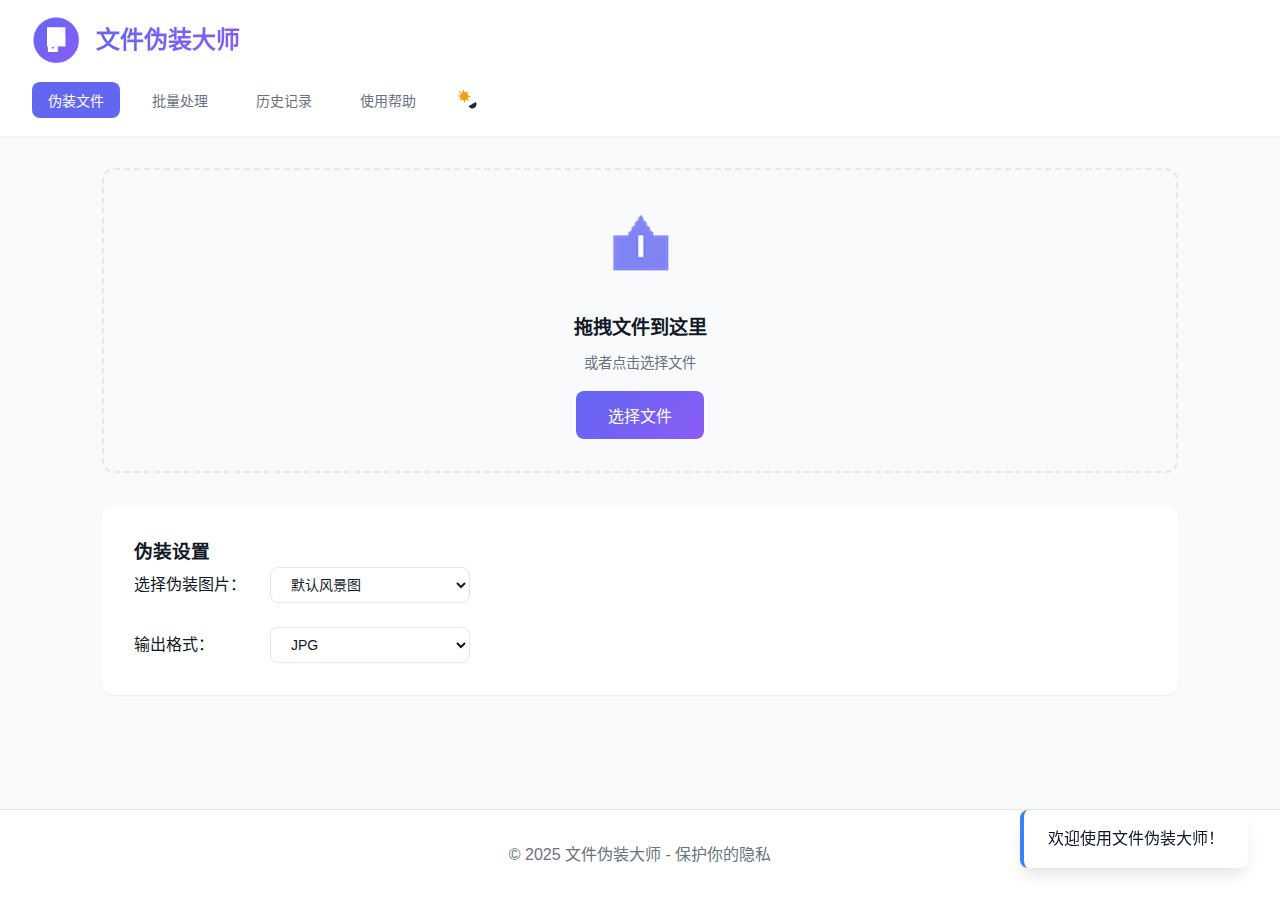
<file: index.html>
<!DOCTYPE html>
<html lang="zh-CN">
<head>
    <meta charset="UTF-8">
    <meta name="viewport" content="width=device-width, initial-scale=1.0">
    <title>文件伪装大师 - 安全隐藏你的文件</title>
    
    <!-- 样式文件 -->
    <link rel="stylesheet" href="css/main.css">
    <link rel="stylesheet" href="css/components.css">
    <link rel="stylesheet" href="css/animations.css">
    <link rel="stylesheet" href="css/responsive.css">
    <link rel="stylesheet" href="css/theme.css">
    <link rel="stylesheet" href="css/icons.css">
    
    <!-- 图标 -->
    <link rel="icon" href="images/favicon.ico" type="image/x-icon">
</head>
<body>
    <div class="app-container">
        <!-- 头部导航 -->
        <header class="main-header">
            <div class="logo-container">
                <img src="images/logo.png" alt="Logo" class="logo">
                <h1 class="site-title">文件伪装大师</h1>
            </div>
            <nav class="main-nav">
                <button class="nav-btn active" data-page="disguise">伪装文件</button>
                <button class="nav-btn" data-page="batch">批量处理</button>
                <button class="nav-btn" data-page="history">历史记录</button>
                <button class="nav-btn" data-page="help">使用帮助</button>
                <button class="theme-toggle" id="themeToggle">
                    <img src="images/theme-icon.png" alt="主题">
                </button>
            </nav>
        </header>

        <!-- 主要内容区域 -->
        <main class="main-content">
            <!-- 伪装页面 -->
            <section class="page-section active" id="disguisePage">
                <div class="upload-area" id="uploadArea">
                    <div class="upload-icon">
                        <img src="images/upload-icon.png" alt="上传">
                    </div>
                    <h2>拖拽文件到这里</h2>
                    <p>或者点击选择文件</p>
                    <input type="file" id="fileInput" multiple hidden>
                    <button class="select-file-btn" id="selectFileBtn">选择文件</button>
                </div>

                <div class="file-list" id="fileList" style="display: none;">
                    <h3>待处理文件</h3>
                    <div class="file-items" id="fileItems"></div>
                    <div class="action-buttons">
                        <button class="process-btn" id="processBtn">开始伪装</button>
                        <button class="clear-btn" id="clearBtn">清空列表</button>
                    </div>
                </div>

                <div class="settings-panel">
                    <h3>伪装设置</h3>
                    <div class="setting-item">
                        <label>选择伪装图片：</label>
                        <select id="disguiseImageSelect">
                            <option value="default">默认风景图</option>
                            <option value="nature">自然风光</option>
                            <option value="abstract">抽象艺术</option>
                            <option value="custom">自定义图片</option>
                        </select>
                        <input type="file" id="customImageInput" accept="image/*" style="display: none;">
                    </div>
                    <div class="setting-item">
                        <label>输出格式：</label>
                        <select id="outputFormat">
                            <option value="jpg">JPG</option>
                            <option value="png">PNG</option>
                            <option value="bmp">BMP</option>
                        </select>
                    </div>
                </div>
            </section>

            <!-- 批量处理页面 -->
            <section class="page-section" id="batchPage" style="display: none;">
                <div class="batch-container">
                    <h2>批量文件处理</h2>
                    <div class="batch-upload" id="batchUpload">
                        <img src="images/batch-icon.png" alt="批量上传">
                        <p>拖拽文件夹或多个文件到这里</p>
                        <button class="batch-select-btn" id="batchSelectBtn">选择文件夹</button>
                    </div>
                    <div class="batch-progress" id="batchProgress" style="display: none;">
                        <div class="progress-bar">
                            <div class="progress-fill" id="progressFill"></div>
                        </div>
                        <p class="progress-text" id="progressText">处理中...</p>
                    </div>
                </div>
            </section>

            <!-- 历史记录页面 -->
            <section class="page-section" id="historyPage" style="display: none;">
                <div class="history-container">
                    <h2>处理历史</h2>
                    <div class="history-controls">
                        <button class="clear-history-btn" id="clearHistoryBtn">清空历史</button>
                        <button class="export-history-btn" id="exportHistoryBtn">导出记录</button>
                    </div>
                    <div class="history-list" id="historyList"></div>
                </div>
            </section>

            <!-- 帮助页面 -->
            <section class="page-section" id="helpPage" style="display: none;">
                <div class="help-container">
                    <h2>使用指南</h2>
                    <div class="help-content">
                        <div class="help-item">
                            <img src="images/help-1.png" alt="步骤1">
                            <h3>1. 选择要伪装的文件</h3>
                            <p>支持所有格式的压缩包和视频文件</p>
                        </div>
                        <div class="help-item">
                            <img src="images/help-2.png" alt="步骤2">
                            <h3>2. 选择伪装图片</h3>
                            <p>可以使用预设图片或上传自定义图片</p>
                        </div>
                        <div class="help-item">
                            <img src="images/help-3.png" alt="步骤3">
                            <h3>3. 下载伪装后的文件</h3>
                            <p>将后缀名改回原格式即可正常使用</p>
                        </div>
                    </div>
                </div>
            </section>
        </main>

        <!-- 页脚 -->
        <footer class="main-footer">
            <p>&copy; 2025 文件伪装大师 - 保护你的隐私</p>
        </footer>
    </div>

    <!-- 提示框 -->
    <div class="toast" id="toast"></div>

    <!-- 加载动画 -->
    <div class="loading-overlay" id="loadingOverlay">
        <div class="loading-spinner"></div>
        <p class="loading-text">处理中...</p>
    </div>

    <!-- JavaScript文件 -->
    <script src="js/utils.js"></script>
    <script src="js/file-handler.js"></script>
    <script src="js/disguise-engine.js"></script>
    <script src="js/ui-controller.js"></script>
    <script src="js/batch-processor.js"></script>
    <script src="js/history-manager.js"></script>
    <script src="js/theme-controller.js"></script>
    <script src="js/drag-drop.js"></script>
    <script src="js/main.js"></script>
</body>
</html>
</file>
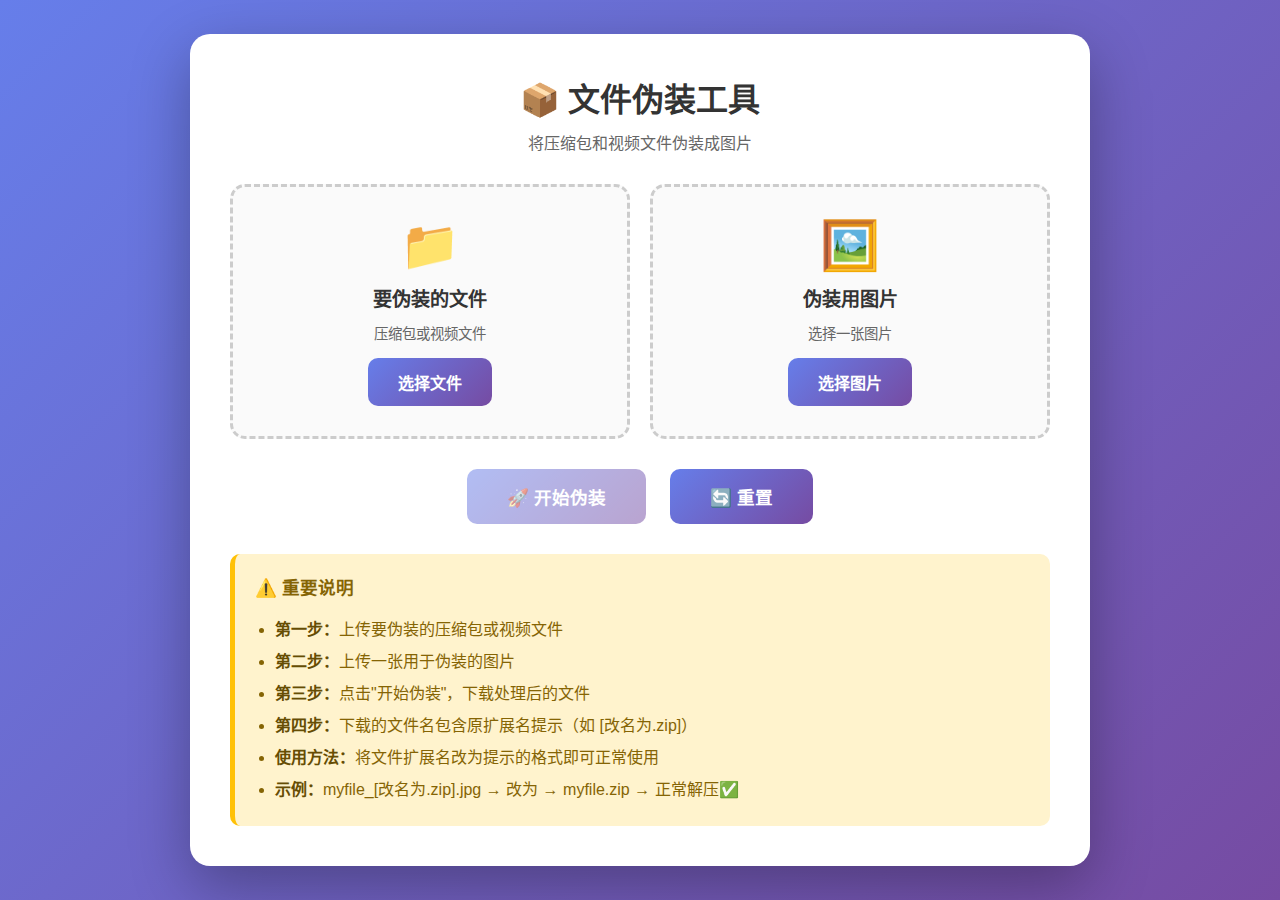
<file: standalone.html>
<!DOCTYPE html>
<html lang="zh-CN">
<head>
    <meta charset="UTF-8">
    <meta name="viewport" content="width=device-width, initial-scale=1.0">
    <title>文件伪装工具</title>
    <style>
        * {
            margin: 0;
            padding: 0;
            box-sizing: border-box;
        }
        
        body {
            font-family: -apple-system, BlinkMacSystemFont, 'Segoe UI', Roboto, sans-serif;
            background: linear-gradient(135deg, #667eea 0%, #764ba2 100%);
            min-height: 100vh;
            display: flex;
            align-items: center;
            justify-content: center;
            padding: 20px;
        }
        
        .container {
            background: white;
            border-radius: 20px;
            padding: 40px;
            max-width: 900px;
            width: 100%;
            box-shadow: 0 20px 60px rgba(0,0,0,0.3);
        }
        
        h1 {
            text-align: center;
            margin-bottom: 10px;
            color: #333;
            font-size: 2rem;
        }
        
        .subtitle {
            text-align: center;
            color: #666;
            margin-bottom: 30px;
        }
        
        .upload-grid {
            display: grid;
            grid-template-columns: 1fr 1fr;
            gap: 20px;
            margin-bottom: 30px;
        }
        
        .upload-box {
            border: 3px dashed #ccc;
            border-radius: 15px;
            padding: 30px 20px;
            text-align: center;
            cursor: pointer;
            transition: all 0.3s;
            background: #fafafa;
        }
        
        .upload-box:hover {
            border-color: #667eea;
            background: #f0f0ff;
            transform: translateY(-3px);
        }
        
        .upload-box.has-file {
            border-color: #10b981;
            background: #f0fdf4;
        }
        
        .icon {
            font-size: 3rem;
            margin-bottom: 10px;
        }
        
        .upload-box h3 {
            margin-bottom: 10px;
            font-size: 1.2rem;
            color: #333;
        }
        
        .upload-box p {
            color: #666;
            font-size: 0.9rem;
            margin-bottom: 15px;
        }
        
        button {
            background: linear-gradient(135deg, #667eea 0%, #764ba2 100%);
            color: white;
            border: none;
            padding: 12px 30px;
            border-radius: 10px;
            cursor: pointer;
            font-size: 1rem;
            font-weight: 600;
            transition: all 0.3s;
        }
        
        button:hover {
            transform: translateY(-2px);
            box-shadow: 0 5px 15px rgba(102, 126, 234, 0.4);
        }
        
        button:disabled {
            opacity: 0.5;
            cursor: not-allowed;
            transform: none;
        }
        
        .preview {
            margin-top: 15px;
            padding: 15px;
            background: white;
            border-radius: 10px;
            display: none;
            text-align: left;
        }
        
        .preview.show {
            display: block;
        }
        
        .preview img {
            max-width: 100%;
            max-height: 150px;
            border-radius: 8px;
            margin-bottom: 10px;
        }
        
        .preview-info {
            font-size: 0.9rem;
            color: #333;
        }
        
        .preview-name {
            font-weight: 600;
            margin-bottom: 5px;
            word-break: break-all;
        }
        
        .preview-size {
            color: #666;
        }
        
        .controls {
            text-align: center;
            margin-top: 20px;
        }
        
        .controls button {
            margin: 0 10px;
            padding: 15px 40px;
            font-size: 1.1rem;
        }
        
        .info-box {
            background: #fff3cd;
            border-left: 5px solid #ffc107;
            padding: 20px;
            margin-top: 30px;
            border-radius: 10px;
        }
        
        .info-box h4 {
            margin-bottom: 15px;
            color: #856404;
            font-size: 1.1rem;
        }
        
        .info-box ul {
            color: #856404;
            line-height: 2;
            margin-left: 20px;
        }
        
        .info-box strong {
            color: #664d03;
        }
        
        .loading {
            position: fixed;
            top: 0;
            left: 0;
            right: 0;
            bottom: 0;
            background: rgba(0,0,0,0.7);
            display: none;
            align-items: center;
            justify-content: center;
            z-index: 9999;
        }
        
        .loading.show {
            display: flex;
        }
        
        .loading-content {
            background: white;
            padding: 30px;
            border-radius: 15px;
            text-align: center;
        }
        
        .spinner {
            border: 4px solid #f3f3f3;
            border-top: 4px solid #667eea;
            border-radius: 50%;
            width: 50px;
            height: 50px;
            animation: spin 1s linear infinite;
            margin: 0 auto 15px;
        }
        
        @keyframes spin {
            0% { transform: rotate(0deg); }
            100% { transform: rotate(360deg); }
        }
        
        @media (max-width: 768px) {
            .upload-grid {
                grid-template-columns: 1fr;
            }
            
            .controls button {
                display: block;
                width: 100%;
                margin: 10px 0;
            }
        }
    </style>
</head>
<body>
    <div class="container">
        <h1>📦 文件伪装工具</h1>
        <p class="subtitle">将压缩包和视频文件伪装成图片</p>
        
        <div class="upload-grid">
            <div class="upload-box" id="targetBox">
                <div class="icon">📁</div>
                <h3>要伪装的文件</h3>
                <p>压缩包或视频文件</p>
                <button type="button" onclick="document.getElementById('targetFile').click()">选择文件</button>
                <input type="file" id="targetFile" hidden>
                <div class="preview" id="targetPreview"></div>
            </div>
            
            <div class="upload-box" id="coverBox">
                <div class="icon">🖼️</div>
                <h3>伪装用图片</h3>
                <p>选择一张图片</p>
                <button type="button" onclick="document.getElementById('coverFile').click()">选择图片</button>
                <input type="file" id="coverFile" accept="image/*" hidden>
                <div class="preview" id="coverPreview"></div>
            </div>
        </div>
        
        <div class="controls">
            <button id="processBtn" disabled onclick="startProcess()">🚀 开始伪装</button>
            <button onclick="resetAll()">🔄 重置</button>
        </div>
        
        <div class="info-box">
            <h4>⚠️ 重要说明</h4>
            <ul>
                <li><strong>第一步：</strong>上传要伪装的压缩包或视频文件</li>
                <li><strong>第二步：</strong>上传一张用于伪装的图片</li>
                <li><strong>第三步：</strong>点击"开始伪装"，下载处理后的文件</li>
                <li><strong>第四步：</strong>下载的文件名包含原扩展名提示（如 [改名为.zip]）</li>
                <li><strong>使用方法：</strong>将文件扩展名改为提示的格式即可正常使用</li>
                <li><strong>示例：</strong>myfile_[改名为.zip].jpg → 改为 → myfile.zip → 正常解压✅</li>
            </ul>
        </div>
    </div>
    
    <div class="loading" id="loading">
        <div class="loading-content">
            <div class="spinner"></div>
            <p>正在处理文件...</p>
        </div>
    </div>
    
    <script>
        let targetFile = null;
        let coverFile = null;
        
        // 目标文件选择
        document.getElementById('targetFile').addEventListener('change', function(e) {
            if (e.target.files.length > 0) {
                targetFile = e.target.files[0];
                document.getElementById('targetBox').classList.add('has-file');
                document.getElementById('targetPreview').innerHTML = 
                    `<div class="preview-info">
                        <div class="preview-name">📄 ${targetFile.name}</div>
                        <div class="preview-size">${formatSize(targetFile.size)}</div>
                    </div>`;
                document.getElementById('targetPreview').classList.add('show');
                updateButton();
            }
        });
        
        // 封面图片选择
        document.getElementById('coverFile').addEventListener('change', function(e) {
            if (e.target.files.length > 0) {
                coverFile = e.target.files[0];
                document.getElementById('coverBox').classList.add('has-file');
                
                const reader = new FileReader();
                reader.onload = function(event) {
                    document.getElementById('coverPreview').innerHTML = 
                        `<img src="${event.target.result}">
                        <div class="preview-info">
                            <div class="preview-name">🖼️ ${coverFile.name}</div>
                            <div class="preview-size">${formatSize(coverFile.size)}</div>
                        </div>`;
                    document.getElementById('coverPreview').classList.add('show');
                };
                reader.readAsDataURL(coverFile);
                updateButton();
            }
        });
        
        function updateButton() {
            document.getElementById('processBtn').disabled = !(targetFile && coverFile);
        }
        
        async function startProcess() {
            if (!targetFile || !coverFile) {
                alert('请选择两个文件！');
                return;
            }
            
            // 检查文件大小
            const totalSize = targetFile.size + coverFile.size;
            const fileSizeGB = (totalSize / (1024 * 1024 * 1024)).toFixed(2);
            const fileSizeMB = (totalSize / (1024 * 1024)).toFixed(2);
            
            if (totalSize > 2 * 1024 * 1024 * 1024) {
                alert(`⚠️ 文件太大 (${fileSizeGB} GB)\n\n由于浏览器内存限制，超过2GB的文件无法处理。\n\n建议：\n1. 使用较小的文件（<2GB）\n2. 分割大文件后分别处理`);
                return;
            }
            
            if (totalSize > 100 * 1024 * 1024) {
                const sizeText = fileSizeGB >= 1 ? `${fileSizeGB} GB` : `${fileSizeMB} MB`;
                if (!confirm(`文件总大小：${sizeText}\n\n处理大文件需要较长时间，是否继续？`)) {
                    return;
                }
            }
            
            document.getElementById('loading').classList.add('show');
            
            try {
                console.log(`处理文件: ${targetFile.name} (${fileSizeMB} MB)`);
                
                // 读取文件
                const targetData = await readFile(targetFile);
                const coverData = await readFile(coverFile);
                
                // 执行伪装
                const result = await disguiseFile(targetData, coverData, targetFile.name);
                
                // 下载
                downloadFile(result.blob, result.name);
                
                alert('✅ 处理完成！\n\n文件已下载！\n请按文件名中的提示改扩展名后使用。\n\n示例：\nmyfile_[改名为.zip].jpg → 改为 → myfile.zip');
                
                resetAll();
                
            } catch (error) {
                console.error('处理失败:', error);
                let errorMsg = '处理失败';
                if (error.name === 'QuotaExceededError') {
                    errorMsg = '文件太大，浏览器内存不足';
                } else if (error.message) {
                    errorMsg = '处理失败：' + error.message;
                }
                alert('❌ ' + errorMsg);
            } finally {
                document.getElementById('loading').classList.remove('show');
            }
        }
        
        async function disguiseFile(targetData, coverData, originalName) {
            const targetArray = new Uint8Array(targetData);
            const coverArray = new Uint8Array(coverData);
            
            // 创建伪装文件：原始文件在前，图片在后
            const totalSize = targetArray.length + coverArray.length;
            const disguisedArray = new Uint8Array(totalSize);
            
            // 1. 写入原始文件数据
            disguisedArray.set(targetArray, 0);
            
            // 2. 写入图片数据
            disguisedArray.set(coverArray, targetArray.length);
            
            // 生成文件名
            const ext = getFileExtension(originalName);
            const baseName = originalName.substring(0, originalName.lastIndexOf('.')) || originalName;
            const timestamp = Date.now().toString(36);
            const newName = `${baseName}_disguised_${timestamp}_[改名为.${ext}].jpg`;
            
            return {
                blob: new Blob([disguisedArray], { type: 'image/jpeg' }),
                name: newName
            };
        }
        
        function readFile(file) {
            return new Promise((resolve, reject) => {
                const reader = new FileReader();
                reader.onload = () => resolve(reader.result);
                reader.onerror = reject;
                reader.readAsArrayBuffer(file);
            });
        }
        
        function downloadFile(blob, filename) {
            const url = URL.createObjectURL(blob);
            const a = document.createElement('a');
            a.href = url;
            a.download = filename;
            a.click();
            URL.revokeObjectURL(url);
        }
        
        function getFileExtension(filename) {
            return filename.slice((filename.lastIndexOf('.') - 1 >>> 0) + 2).toLowerCase();
        }
        
        function formatSize(bytes) {
            if (bytes === 0) return '0 B';
            const k = 1024;
            const sizes = ['B', 'KB', 'MB', 'GB'];
            const i = Math.floor(Math.log(bytes) / Math.log(k));
            return parseFloat((bytes / Math.pow(k, i)).toFixed(2)) + ' ' + sizes[i];
        }
        
        function resetAll() {
            targetFile = null;
            coverFile = null;
            document.getElementById('targetFile').value = '';
            document.getElementById('coverFile').value = '';
            document.getElementById('targetBox').classList.remove('has-file');
            document.getElementById('coverBox').classList.remove('has-file');
            document.getElementById('targetPreview').classList.remove('show');
            document.getElementById('coverPreview').classList.remove('show');
            updateButton();
        }
        
        console.log('文件伪装工具已就绪！');
    </script>
</body>
</html>
</file>
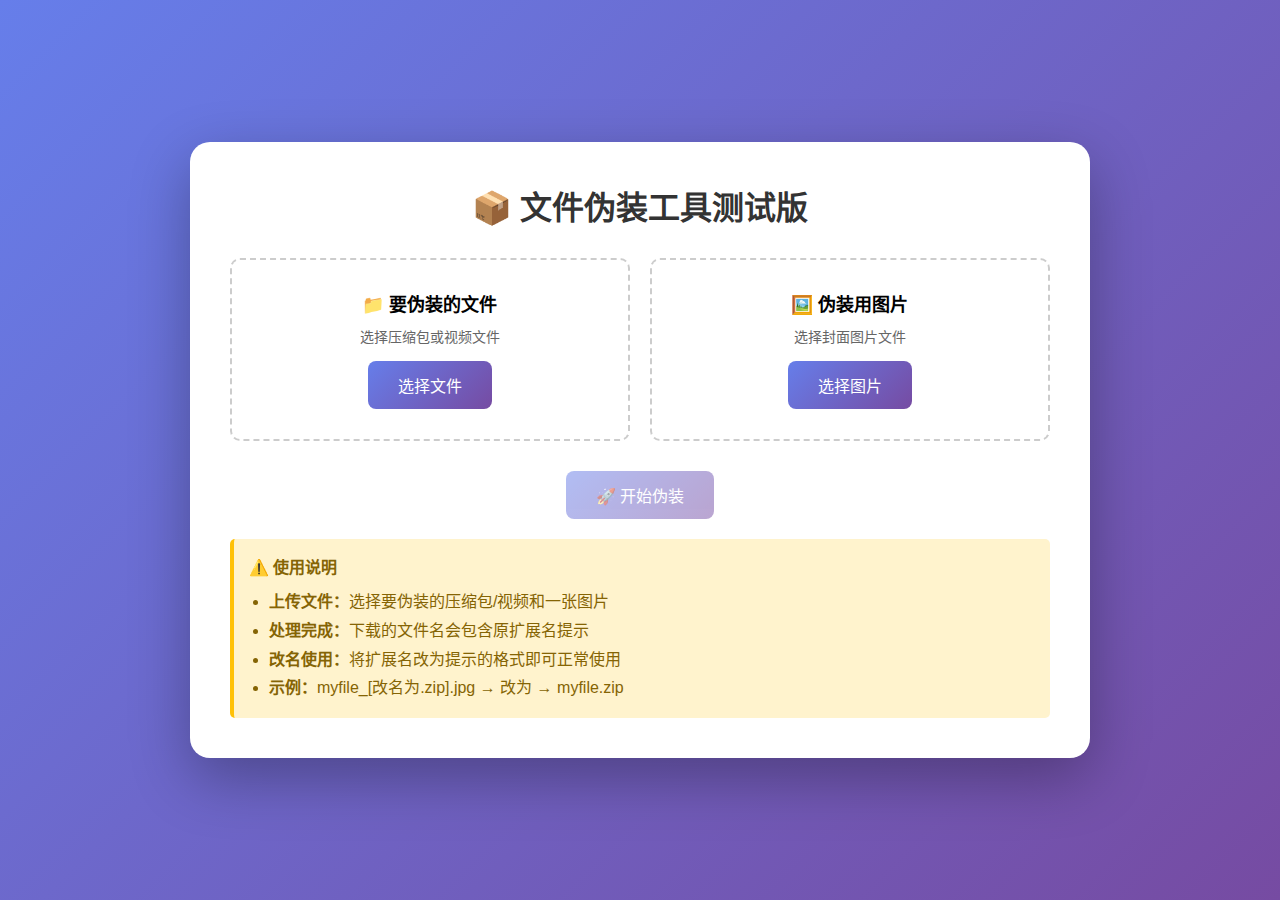
<file: test.html>
<!DOCTYPE html>
<html lang="zh-CN">
<head>
    <meta charset="UTF-8">
    <meta name="viewport" content="width=device-width, initial-scale=1.0">
    <title>文件伪装测试</title>
    <style>
        * {
            margin: 0;
            padding: 0;
            box-sizing: border-box;
        }
        
        body {
            font-family: -apple-system, BlinkMacSystemFont, 'Segoe UI', Roboto, sans-serif;
            background: linear-gradient(135deg, #667eea 0%, #764ba2 100%);
            min-height: 100vh;
            display: flex;
            align-items: center;
            justify-content: center;
            padding: 20px;
        }
        
        .container {
            background: white;
            border-radius: 20px;
            padding: 40px;
            max-width: 900px;
            width: 100%;
            box-shadow: 0 20px 60px rgba(0,0,0,0.3);
        }
        
        h1 {
            text-align: center;
            margin-bottom: 30px;
            color: #333;
        }
        
        .upload-grid {
            display: grid;
            grid-template-columns: 1fr 1fr;
            gap: 20px;
            margin-bottom: 30px;
        }
        
        .upload-box {
            border: 2px dashed #ccc;
            border-radius: 10px;
            padding: 30px 20px;
            text-align: center;
            cursor: pointer;
            transition: all 0.3s;
        }
        
        .upload-box:hover {
            border-color: #667eea;
            background: #f0f0ff;
        }
        
        .upload-box h3 {
            margin-bottom: 10px;
            font-size: 18px;
        }
        
        .upload-box p {
            color: #666;
            font-size: 14px;
            margin-bottom: 15px;
        }
        
        button {
            background: linear-gradient(135deg, #667eea 0%, #764ba2 100%);
            color: white;
            border: none;
            padding: 12px 30px;
            border-radius: 8px;
            cursor: pointer;
            font-size: 16px;
            transition: transform 0.2s;
        }
        
        button:hover {
            transform: translateY(-2px);
        }
        
        button:disabled {
            opacity: 0.5;
            cursor: not-allowed;
        }
        
        .preview {
            margin-top: 15px;
            padding: 10px;
            background: #f5f5f5;
            border-radius: 8px;
            display: none;
        }
        
        .preview.show {
            display: block;
        }
        
        .preview img {
            max-width: 100%;
            max-height: 150px;
            border-radius: 5px;
        }
        
        .controls {
            text-align: center;
            margin-top: 20px;
        }
        
        .info-box {
            background: #fff3cd;
            border-left: 4px solid #ffc107;
            padding: 15px;
            margin-top: 20px;
            border-radius: 5px;
        }
        
        .info-box h4 {
            margin-bottom: 10px;
            color: #856404;
        }
        
        .info-box ul {
            color: #856404;
            line-height: 1.8;
            margin-left: 20px;
        }
    </style>
</head>
<body>
    <div class="container">
        <h1>📦 文件伪装工具测试版</h1>
        
        <div class="upload-grid">
            <div class="upload-box" onclick="document.getElementById('targetFile').click()">
                <h3>📁 要伪装的文件</h3>
                <p>选择压缩包或视频文件</p>
                <button type="button">选择文件</button>
                <input type="file" id="targetFile" hidden>
                <div class="preview" id="targetPreview"></div>
            </div>
            
            <div class="upload-box" onclick="document.getElementById('coverImage').click()">
                <h3>🖼️ 伪装用图片</h3>
                <p>选择封面图片文件</p>
                <button type="button">选择图片</button>
                <input type="file" id="coverImage" accept="image/*" hidden>
                <div class="preview" id="imagePreview"></div>
            </div>
        </div>
        
        <div class="controls">
            <button id="processBtn" disabled onclick="processFiles()">🚀 开始伪装</button>
        </div>
        
        <div class="info-box">
            <h4>⚠️ 使用说明</h4>
            <ul>
                <li><strong>上传文件：</strong>选择要伪装的压缩包/视频和一张图片</li>
                <li><strong>处理完成：</strong>下载的文件名会包含原扩展名提示</li>
                <li><strong>改名使用：</strong>将扩展名改为提示的格式即可正常使用</li>
                <li><strong>示例：</strong>myfile_[改名为.zip].jpg → 改为 → myfile.zip</li>
            </ul>
        </div>
    </div>
    
    <script src="js/utils.js"></script>
    <script src="js/file-handler.js"></script>
    <script src="js/disguise-engine.js"></script>
    <script src="js/history-manager.js"></script>
    
    <script>
        let targetFile = null;
        let coverImage = null;
        
        document.getElementById('targetFile').addEventListener('change', function(e) {
            if (e.target.files.length > 0) {
                targetFile = e.target.files[0];
                document.getElementById('targetPreview').innerHTML = 
                    `<strong>${targetFile.name}</strong><br>${formatSize(targetFile.size)}`;
                document.getElementById('targetPreview').classList.add('show');
                updateButton();
            }
        });
        
        document.getElementById('coverImage').addEventListener('change', async function(e) {
            if (e.target.files.length > 0) {
                coverImage = e.target.files[0];
                const reader = new FileReader();
                reader.onload = function(event) {
                    document.getElementById('imagePreview').innerHTML = 
                        `<img src="${event.target.result}"><br><strong>${coverImage.name}</strong>`;
                    document.getElementById('imagePreview').classList.add('show');
                };
                reader.readAsDataURL(coverImage);
                updateButton();
            }
        });
        
        function updateButton() {
            document.getElementById('processBtn').disabled = !(targetFile && coverImage);
        }
        
        async function processFiles() {
            if (!targetFile || !coverImage) {
                alert('请选择两个文件！');
                return;
            }
            
            try {
                document.getElementById('processBtn').textContent = '处理中...';
                document.getElementById('processBtn').disabled = true;
                
                const result = await window.disguiseEngine.disguiseFile(targetFile, coverImage, 'jpg');
                
                // 下载文件
                const url = URL.createObjectURL(result.blob);
                const a = document.createElement('a');
                a.href = url;
                a.download = result.name;
                a.click();
                URL.revokeObjectURL(url);
                
                alert('✅ 处理完成！\n\n文件已下载，请按文件名中的提示改名后使用！');
                
                // 重置
                targetFile = null;
                coverImage = null;
                document.getElementById('targetFile').value = '';
                document.getElementById('coverImage').value = '';
                document.getElementById('targetPreview').classList.remove('show');
                document.getElementById('imagePreview').classList.remove('show');
                document.getElementById('processBtn').textContent = '🚀 开始伪装';
                updateButton();
                
            } catch (error) {
                console.error('处理失败:', error);
                alert('处理失败：' + error.message);
                document.getElementById('processBtn').textContent = '🚀 开始伪装';
                document.getElementById('processBtn').disabled = false;
            }
        }
        
        function formatSize(bytes) {
            if (bytes === 0) return '0 B';
            const k = 1024;
            const sizes = ['B', 'KB', 'MB', 'GB'];
            const i = Math.floor(Math.log(bytes) / Math.log(k));
            return parseFloat((bytes / Math.pow(k, i)).toFixed(2)) + ' ' + sizes[i];
        }
    </script>
</body>
</html>
</file>
<file: css/main.css>
/* 主要布局样式 */
* {
    margin: 0;
    padding: 0;
    box-sizing: border-box;
}

:root {
    --primary-color: #6366f1;
    --secondary-color: #8b5cf6;
    --background-color: #f9fafb;
    --surface-color: #ffffff;
    --text-primary: #111827;
    --text-secondary: #6b7280;
    --border-color: #e5e7eb;
    --shadow-sm: 0 1px 2px 0 rgba(0, 0, 0, 0.05);
    --shadow-md: 0 4px 6px -1px rgba(0, 0, 0, 0.1);
    --shadow-lg: 0 10px 15px -3px rgba(0, 0, 0, 0.1);
    --radius-sm: 0.375rem;
    --radius-md: 0.5rem;
    --radius-lg: 0.75rem;
}

body {
    font-family: -apple-system, BlinkMacSystemFont, 'Segoe UI', Roboto, sans-serif;
    background-color: var(--background-color);
    color: var(--text-primary);
    line-height: 1.6;
    min-height: 100vh;
}

.app-container {
    display: flex;
    flex-direction: column;
    min-height: 100vh;
}

/* 头部样式 */
.main-header {
    background-color: var(--surface-color);
    box-shadow: var(--shadow-sm);
    padding: 1rem 2rem;
    position: sticky;
    top: 0;
    z-index: 100;
}

.logo-container {
    display: flex;
    align-items: center;
    gap: 1rem;
    margin-bottom: 1rem;
}

.logo {
    width: 48px;
    height: 48px;
    object-fit: contain;
}

.site-title {
    font-size: 1.5rem;
    font-weight: 700;
    background: linear-gradient(135deg, var(--primary-color), var(--secondary-color));
    -webkit-background-clip: text;
    -webkit-text-fill-color: transparent;
    background-clip: text;
}

/* 导航样式 */
.main-nav {
    display: flex;
    gap: 1rem;
    align-items: center;
}

/* 主内容区域 */
.main-content {
    flex: 1;
    padding: 2rem;
    max-width: 1200px;
    margin: 0 auto;
    width: 100%;
}

.page-section {
    display: none;
}

.page-section.active {
    display: block;
    animation: fadeIn 0.3s ease-out;
}

/* 页脚样式 */
.main-footer {
    background-color: var(--surface-color);
    padding: 2rem;
    text-align: center;
    color: var(--text-secondary);
    border-top: 1px solid var(--border-color);
    margin-top: auto;
}

/* 工具类 */
.hidden {
    display: none !important;
}

.flex {
    display: flex;
}

.flex-center {
    display: flex;
    align-items: center;
    justify-content: center;
}

.gap-1 { gap: 0.5rem; }
.gap-2 { gap: 1rem; }
.gap-3 { gap: 1.5rem; }
.gap-4 { gap: 2rem; }

.mt-1 { margin-top: 0.5rem; }
.mt-2 { margin-top: 1rem; }
.mt-3 { margin-top: 1.5rem; }
.mt-4 { margin-top: 2rem; }

.mb-1 { margin-bottom: 0.5rem; }
.mb-2 { margin-bottom: 1rem; }
.mb-3 { margin-bottom: 1.5rem; }
.mb-4 { margin-bottom: 2rem; }
</file>
<file: css/components.css>
/* 组件样式 */

/* 按钮组件 */
button {
    cursor: pointer;
    border: none;
    font-family: inherit;
    font-size: 0.875rem;
    font-weight: 500;
    padding: 0.625rem 1.25rem;
    border-radius: var(--radius-md);
    transition: all 0.2s ease;
    display: inline-flex;
    align-items: center;
    justify-content: center;
    gap: 0.5rem;
}

.nav-btn {
    background-color: transparent;
    color: var(--text-secondary);
    padding: 0.5rem 1rem;
    border-radius: var(--radius-md);
}

.nav-btn:hover {
    background-color: rgba(99, 102, 241, 0.1);
    color: var(--primary-color);
}

.nav-btn.active {
    background-color: var(--primary-color);
    color: white;
}

.select-file-btn,
.process-btn {
    background: linear-gradient(135deg, var(--primary-color), var(--secondary-color));
    color: white;
    padding: 0.75rem 2rem;
    font-size: 1rem;
}

.select-file-btn:hover,
.process-btn:hover {
    transform: translateY(-2px);
    box-shadow: var(--shadow-md);
}

.clear-btn {
    background-color: #ef4444;
    color: white;
}

.clear-btn:hover {
    background-color: #dc2626;
}

.theme-toggle {
    background-color: transparent;
    padding: 0.5rem;
    border-radius: 50%;
}

.theme-toggle:hover {
    background-color: rgba(0, 0, 0, 0.05);
}

.theme-toggle img {
    width: 24px;
    height: 24px;
}

/* 双上传容器 */
.dual-upload-container {
    display: grid;
    grid-template-columns: 1fr 1fr;
    gap: 2rem;
    margin-bottom: 2rem;
}

.upload-section {
    background-color: var(--surface-color);
    border-radius: var(--radius-lg);
    padding: 1.5rem;
    box-shadow: var(--shadow-sm);
}

.upload-section h3 {
    margin-bottom: 1rem;
    color: var(--text-primary);
    font-size: 1.1rem;
}

/* 上传区域 */
.upload-area {
    background-color: var(--background-color);
    border: 2px dashed var(--border-color);
    border-radius: var(--radius-lg);
    padding: 2rem;
    text-align: center;
    transition: all 0.3s ease;
    cursor: pointer;
}

.upload-area:hover {
    border-color: var(--primary-color);
    background-color: rgba(99, 102, 241, 0.05);
}

.upload-area.dragover {
    border-color: var(--secondary-color);
    background-color: rgba(139, 92, 246, 0.1);
    transform: scale(1.02);
}

.upload-area h2 {
    font-size: 1.2rem;
    margin: 0.5rem 0;
}

.upload-area p {
    font-size: 0.9rem;
    color: var(--text-secondary);
    margin-bottom: 1rem;
}

.upload-icon {
    font-size: 3rem;
    margin-bottom: 0.5rem;
    opacity: 0.8;
}

/* 文件预览 */
.file-preview,
.image-preview {
    margin-top: 1rem;
    padding: 1rem;
    background-color: var(--background-color);
    border-radius: var(--radius-md);
    position: relative;
}

.preview-info {
    display: flex;
    align-items: center;
    gap: 1rem;
}

.preview-icon {
    font-size: 2rem;
}

.preview-text {
    flex: 1;
}

.preview-name {
    font-weight: 500;
    color: var(--text-primary);
    margin-bottom: 0.25rem;
    word-break: break-all;
}

.preview-size {
    font-size: 0.875rem;
    color: var(--text-secondary);
}

.remove-preview-btn {
    background-color: transparent;
    color: var(--text-secondary);
    padding: 0.5rem;
    font-size: 1.2rem;
    border-radius: 50%;
    width: 32px;
    height: 32px;
    display: flex;
    align-items: center;
    justify-content: center;
}

.remove-preview-btn:hover {
    background-color: #fee2e2;
    color: #ef4444;
}

.image-preview {
    text-align: center;
}

.image-preview img {
    display: block;
    margin: 0 auto 1rem;
}

.image-preview .remove-preview-btn {
    margin: 0 auto;
}

/* 文件列表 */
.file-list {
    background-color: var(--surface-color);
    border-radius: var(--radius-lg);
    padding: 2rem;
    margin-top: 2rem;
    box-shadow: var(--shadow-sm);
}

.file-items {
    margin: 1.5rem 0;
}

.file-item {
    display: flex;
    align-items: center;
    padding: 1rem;
    background-color: var(--background-color);
    border-radius: var(--radius-md);
    margin-bottom: 0.5rem;
    transition: all 0.2s ease;
}

.file-item:hover {
    background-color: rgba(99, 102, 241, 0.05);
    transform: translateX(4px);
}

.file-icon {
    width: 40px;
    height: 40px;
    margin-right: 1rem;
}

.file-info {
    flex: 1;
}

.file-name {
    font-weight: 500;
    color: var(--text-primary);
    margin-bottom: 0.25rem;
}

.file-size {
    font-size: 0.875rem;
    color: var(--text-secondary);
}

.file-status {
    display: flex;
    align-items: center;
    gap: 0.5rem;
}

.status-icon {
    width: 20px;
    height: 20px;
}

.remove-btn {
    background-color: transparent;
    color: #ef4444;
    padding: 0.25rem 0.5rem;
    font-size: 0.75rem;
}

.remove-btn:hover {
    background-color: #fee2e2;
}

/* 设置面板 */
.settings-panel {
    background-color: var(--surface-color);
    border-radius: var(--radius-lg);
    padding: 2rem;
    margin-top: 2rem;
    box-shadow: var(--shadow-sm);
}

.setting-item {
    display: flex;
    align-items: center;
    margin-bottom: 1.5rem;
    gap: 1rem;
}

.setting-item:last-child {
    margin-bottom: 0;
}

.setting-item label {
    font-weight: 500;
    color: var(--text-primary);
    min-width: 120px;
}

select {
    padding: 0.5rem 1rem;
    border: 1px solid var(--border-color);
    border-radius: var(--radius-md);
    background-color: white;
    color: var(--text-primary);
    font-size: 0.875rem;
    min-width: 200px;
    cursor: pointer;
}

select:focus {
    outline: none;
    border-color: var(--primary-color);
    box-shadow: 0 0 0 3px rgba(99, 102, 241, 0.1);
}

/* 操作按钮组 */
.action-buttons {
    display: flex;
    gap: 1rem;
    justify-content: center;
    margin-top: 2rem;
}

/* 批量处理区域 */
.batch-container {
    background-color: var(--surface-color);
    border-radius: var(--radius-lg);
    padding: 2rem;
    box-shadow: var(--shadow-sm);
}

.batch-upload {
    border: 2px dashed var(--border-color);
    border-radius: var(--radius-md);
    padding: 3rem;
    text-align: center;
    cursor: pointer;
    transition: all 0.3s ease;
}

.batch-upload:hover {
    border-color: var(--primary-color);
    background-color: rgba(99, 102, 241, 0.05);
}

.batch-upload img {
    width: 80px;
    height: 80px;
    margin-bottom: 1rem;
    opacity: 0.6;
}

/* 进度条 */
.batch-progress {
    margin-top: 2rem;
}

.progress-bar {
    width: 100%;
    height: 8px;
    background-color: var(--border-color);
    border-radius: var(--radius-sm);
    overflow: hidden;
}

.progress-fill {
    height: 100%;
    background: linear-gradient(135deg, var(--primary-color), var(--secondary-color));
    width: 0%;
    transition: width 0.3s ease;
}

.progress-text {
    text-align: center;
    margin-top: 1rem;
    color: var(--text-secondary);
    font-size: 0.875rem;
}
</file>
<file: css/animations.css>
/* 动画效果样式 */

/* 淡入动画 */
@keyframes fadeIn {
    from {
        opacity: 0;
        transform: translateY(10px);
    }
    to {
        opacity: 1;
        transform: translateY(0);
    }
}

/* 淡出动画 */
@keyframes fadeOut {
    from {
        opacity: 1;
        transform: translateY(0);
    }
    to {
        opacity: 0;
        transform: translateY(10px);
    }
}

/* 滑入动画 */
@keyframes slideIn {
    from {
        opacity: 0;
        transform: translateX(-20px);
    }
    to {
        opacity: 1;
        transform: translateX(0);
    }
}

/* 弹跳动画 */
@keyframes bounce {
    0%, 100% {
        transform: translateY(0);
    }
    50% {
        transform: translateY(-10px);
    }
}

/* 脉冲动画 */
@keyframes pulse {
    0% {
        transform: scale(1);
        opacity: 1;
    }
    50% {
        transform: scale(1.05);
        opacity: 0.8;
    }
    100% {
        transform: scale(1);
        opacity: 1;
    }
}

/* 旋转动画 */
@keyframes spin {
    from {
        transform: rotate(0deg);
    }
    to {
        transform: rotate(360deg);
    }
}

/* 闪烁动画 */
@keyframes blink {
    0%, 100% {
        opacity: 1;
    }
    50% {
        opacity: 0.5;
    }
}

/* 摇摆动画 */
@keyframes shake {
    0%, 100% {
        transform: translateX(0);
    }
    10%, 30%, 50%, 70%, 90% {
        transform: translateX(-5px);
    }
    20%, 40%, 60%, 80% {
        transform: translateX(5px);
    }
}

/* 缩放动画 */
@keyframes scaleIn {
    from {
        transform: scale(0.8);
        opacity: 0;
    }
    to {
        transform: scale(1);
        opacity: 1;
    }
}

/* 加载动画 */
.loading-overlay {
    position: fixed;
    top: 0;
    left: 0;
    right: 0;
    bottom: 0;
    background-color: rgba(0, 0, 0, 0.5);
    display: none;
    align-items: center;
    justify-content: center;
    flex-direction: column;
    z-index: 1000;
}

.loading-overlay.active {
    display: flex;
}

.loading-spinner {
    width: 48px;
    height: 48px;
    border: 4px solid rgba(255, 255, 255, 0.2);
    border-top-color: white;
    border-radius: 50%;
    animation: spin 1s linear infinite;
}

.loading-text {
    color: white;
    margin-top: 1rem;
    font-size: 1rem;
}

/* Toast 提示动画 */
.toast {
    position: fixed;
    bottom: 2rem;
    right: 2rem;
    background-color: var(--surface-color);
    color: var(--text-primary);
    padding: 1rem 1.5rem;
    border-radius: var(--radius-md);
    box-shadow: var(--shadow-lg);
    transform: translateX(400px);
    transition: transform 0.3s ease;
    z-index: 1000;
    max-width: 320px;
}

.toast.show {
    transform: translateX(0);
    animation: slideIn 0.3s ease-out;
}

.toast.success {
    border-left: 4px solid #10b981;
}

.toast.error {
    border-left: 4px solid #ef4444;
}

.toast.warning {
    border-left: 4px solid #f59e0b;
}

.toast.info {
    border-left: 4px solid #3b82f6;
}

/* 按钮悬停效果 */
button {
    position: relative;
    overflow: hidden;
}

button::after {
    content: '';
    position: absolute;
    top: 50%;
    left: 50%;
    width: 0;
    height: 0;
    border-radius: 50%;
    background-color: rgba(255, 255, 255, 0.3);
    transform: translate(-50%, -50%);
    transition: width 0.3s, height 0.3s;
}

button:active::after {
    width: 300px;
    height: 300px;
}

/* 文件项动画 */
.file-item {
    animation: slideIn 0.3s ease-out;
}

.file-item.removing {
    animation: fadeOut 0.3s ease-out forwards;
}

/* 页面切换动画 */
.page-section {
    opacity: 0;
    transform: translateY(20px);
}

.page-section.active {
    opacity: 1;
    transform: translateY(0);
    animation: fadeIn 0.4s ease-out;
}

/* 拖拽提示动画 */
.drag-hint {
    position: fixed;
    top: 50%;
    left: 50%;
    transform: translate(-50%, -50%);
    background-color: rgba(99, 102, 241, 0.95);
    color: white;
    padding: 2rem 3rem;
    border-radius: var(--radius-lg);
    font-size: 1.25rem;
    font-weight: 600;
    pointer-events: none;
    opacity: 0;
    transition: opacity 0.3s ease;
    z-index: 1001;
}

.drag-hint.show {
    opacity: 1;
    animation: pulse 2s ease-in-out infinite;
}

/* 成功动画 */
@keyframes success {
    0% {
        transform: scale(0);
        opacity: 0;
    }
    50% {
        transform: scale(1.2);
    }
    100% {
        transform: scale(1);
        opacity: 1;
    }
}

.success-icon {
    animation: success 0.5s ease-out;
}

/* 悬浮效果 */
.hover-float:hover {
    animation: float 2s ease-in-out infinite;
}

@keyframes float {
    0%, 100% {
        transform: translateY(0);
    }
    50% {
        transform: translateY(-5px);
    }
}
</file>
<file: css/responsive.css>
/* 响应式设计样式 */

/* 大屏幕 (1400px+) */
@media (min-width: 1400px) {
    .main-content {
        max-width: 1320px;
    }
}

/* 桌面端 (1200px - 1399px) */
@media (max-width: 1399px) and (min-width: 1200px) {
    .main-content {
        max-width: 1140px;
    }
}

/* 小型桌面端 (992px - 1199px) */
@media (max-width: 1199px) and (min-width: 992px) {
    .main-content {
        max-width: 960px;
    }
    
    .upload-area {
        padding: 2.5rem;
    }
}

/* 平板端 (768px - 991px) */
@media (max-width: 991px) and (min-width: 768px) {
    .main-content {
        max-width: 720px;
        padding: 1.5rem;
    }
    
    .logo-container {
        flex-direction: column;
        align-items: flex-start;
    }
    
    .main-nav {
        flex-wrap: wrap;
        gap: 0.5rem;
    }
    
    .nav-btn {
        padding: 0.4rem 0.8rem;
        font-size: 0.875rem;
    }
    
    .upload-area {
        padding: 2rem;
    }
    
    .upload-icon img {
        width: 60px;
        height: 60px;
    }
    
    .settings-panel {
        padding: 1.5rem;
    }
    
    .setting-item {
        flex-direction: column;
        align-items: flex-start;
    }
    
    .setting-item label {
        margin-bottom: 0.5rem;
    }
    
    select {
        width: 100%;
    }
}

/* 大型手机端 (576px - 767px) */
@media (max-width: 767px) and (min-width: 576px) {
    .main-header {
        padding: 1rem 1.5rem;
    }
    
    .main-content {
        max-width: 540px;
        padding: 1rem;
    }
    
    .site-title {
        font-size: 1.25rem;
    }
    
    .logo {
        width: 40px;
        height: 40px;
    }
    
    .main-nav {
        width: 100%;
        justify-content: space-between;
        margin-top: 1rem;
    }
    
    .nav-btn {
        flex: 1;
        padding: 0.5rem;
        font-size: 0.75rem;
    }
    
    .theme-toggle {
        position: absolute;
        right: 1.5rem;
        top: 1rem;
    }
    
    .upload-area {
        padding: 1.5rem;
    }
    
    .upload-area h2 {
        font-size: 1.25rem;
    }
    
    .upload-area p {
        font-size: 0.875rem;
    }
    
    .file-list,
    .settings-panel {
        padding: 1.5rem;
        margin-top: 1.5rem;
    }
    
    .action-buttons {
        flex-direction: column;
        width: 100%;
    }
    
    .action-buttons button {
        width: 100%;
    }
    
    .help-content {
        flex-direction: column;
    }
    
    .help-item {
        width: 100%;
        text-align: center;
        margin-bottom: 2rem;
    }
}

/* 小型手机端 (小于 576px) */
@media (max-width: 575px) {
    .main-header {
        padding: 0.75rem 1rem;
    }
    
    .main-content {
        padding: 0.75rem;
    }
    
    .logo-container {
        gap: 0.5rem;
    }
    
    .site-title {
        font-size: 1.1rem;
    }
    
    .logo {
        width: 36px;
        height: 36px;
    }
    
    .main-nav {
        width: 100%;
        overflow-x: auto;
        -webkit-overflow-scrolling: touch;
        gap: 0.25rem;
        padding: 0.5rem 0;
    }
    
    .nav-btn {
        white-space: nowrap;
        padding: 0.4rem 0.6rem;
        font-size: 0.7rem;
        flex-shrink: 0;
    }
    
    .theme-toggle {
        display: none;
    }
    
    .upload-area {
        padding: 1.25rem;
        border-radius: var(--radius-md);
    }
    
    .upload-icon img {
        width: 48px;
        height: 48px;
    }
    
    .upload-area h2 {
        font-size: 1.1rem;
        margin-bottom: 0.5rem;
    }
    
    .upload-area p {
        font-size: 0.8rem;
    }
    
    .select-file-btn,
    .process-btn {
        padding: 0.6rem 1.25rem;
        font-size: 0.875rem;
    }
    
    .file-list,
    .settings-panel,
    .batch-container,
    .history-container,
    .help-container {
        padding: 1.25rem;
        margin-top: 1rem;
        border-radius: var(--radius-md);
    }
    
    .file-list h3,
    .settings-panel h3,
    .batch-container h2,
    .history-container h2,
    .help-container h2 {
        font-size: 1.1rem;
        margin-bottom: 1rem;
    }
    
    .file-item {
        padding: 0.75rem;
        flex-direction: column;
        align-items: flex-start;
    }
    
    .file-icon {
        width: 32px;
        height: 32px;
        margin-bottom: 0.5rem;
    }
    
    .file-status {
        width: 100%;
        justify-content: space-between;
        margin-top: 0.5rem;
    }
    
    .setting-item {
        margin-bottom: 1rem;
    }
    
    .setting-item label {
        font-size: 0.875rem;
        margin-bottom: 0.25rem;
    }
    
    select {
        font-size: 0.8rem;
        padding: 0.4rem 0.8rem;
    }
    
    .toast {
        bottom: 1rem;
        right: 1rem;
        left: 1rem;
        max-width: none;
        font-size: 0.875rem;
        padding: 0.75rem 1rem;
    }
    
    .loading-spinner {
        width: 36px;
        height: 36px;
    }
    
    .loading-text {
        font-size: 0.875rem;
    }
    
    .batch-upload {
        padding: 2rem 1rem;
    }
    
    .batch-upload img {
        width: 60px;
        height: 60px;
    }
    
    .batch-upload p {
        font-size: 0.875rem;
    }
    
    .history-controls {
        display: flex;
        flex-direction: column;
        gap: 0.5rem;
        margin-bottom: 1rem;
    }
    
    .history-controls button {
        width: 100%;
        font-size: 0.875rem;
    }
    
    .help-item {
        margin-bottom: 1.5rem;
    }
    
    .help-item img {
        width: 60px;
        height: 60px;
        margin-bottom: 0.75rem;
    }
    
    .help-item h3 {
        font-size: 1rem;
        margin-bottom: 0.5rem;
    }
    
    .help-item p {
        font-size: 0.875rem;
    }
    
    .main-footer {
        padding: 1.5rem 1rem;
        font-size: 0.8rem;
    }
}

/* 横屏手机特殊处理 */
@media (max-height: 500px) and (orientation: landscape) {
    .main-header {
        position: relative;
        padding: 0.5rem 1rem;
    }
    
    .logo-container {
        display: none;
    }
    
    .main-nav {
        margin-top: 0;
    }
    
    .upload-area {
        padding: 1rem;
    }
    
    .upload-icon {
        display: none;
    }
}

/* 暗色模式响应式调整 */
@media (prefers-color-scheme: dark) {
    .toast {
        background-color: #1f2937;
        color: #f3f4f6;
    }
    
    .loading-overlay {
        background-color: rgba(0, 0, 0, 0.8);
    }
}
</file>
<file: css/theme.css>
/* 主题样式 - 支持明暗主题切换 */

/* 暗色主题 */
body.dark-theme {
    --primary-color: #818cf8;
    --secondary-color: #a78bfa;
    --background-color: #0f172a;
    --surface-color: #1e293b;
    --text-primary: #f1f5f9;
    --text-secondary: #94a3b8;
    --border-color: #334155;
    --shadow-sm: 0 1px 2px 0 rgba(0, 0, 0, 0.3);
    --shadow-md: 0 4px 6px -1px rgba(0, 0, 0, 0.4);
    --shadow-lg: 0 10px 15px -3px rgba(0, 0, 0, 0.5);
}

/* 自动适配系统主题 */
@media (prefers-color-scheme: dark) {
    body:not(.light-theme) {
        --primary-color: #818cf8;
        --secondary-color: #a78bfa;
        --background-color: #0f172a;
        --surface-color: #1e293b;
        --text-primary: #f1f5f9;
        --text-secondary: #94a3b8;
        --border-color: #334155;
        --shadow-sm: 0 1px 2px 0 rgba(0, 0, 0, 0.3);
        --shadow-md: 0 4px 6px -1px rgba(0, 0, 0, 0.4);
        --shadow-lg: 0 10px 15px -3px rgba(0, 0, 0, 0.5);
    }
}

/* 高对比度主题 */
body.high-contrast {
    --primary-color: #0066cc;
    --secondary-color: #0052a3;
    --background-color: #ffffff;
    --surface-color: #f0f0f0;
    --text-primary: #000000;
    --text-secondary: #333333;
    --border-color: #666666;
}

/* 彩虹主题 */
body.rainbow-theme {
    --primary-color: #ff6b6b;
    --secondary-color: #4ecdc4;
    --background-color: #fff5f5;
    --surface-color: #ffffff;
    --text-primary: #2d3436;
    --text-secondary: #636e72;
    --border-color: #ffeaa7;
}

/* 主题过渡动画 */
body {
    transition: background-color 0.3s ease, color 0.3s ease;
}

body * {
    transition: background-color 0.3s ease, color 0.3s ease, border-color 0.3s ease;
}

/* 特定组件的暗色主题样式 */
.dark-theme .upload-area {
    background-color: #1e293b;
    border-color: #475569;
}

.dark-theme .upload-area:hover {
    background-color: rgba(129, 140, 248, 0.1);
    border-color: #818cf8;
}

.dark-theme select {
    background-color: #334155;
    border-color: #475569;
    color: #f1f5f9;
}

.dark-theme select:focus {
    border-color: #818cf8;
    box-shadow: 0 0 0 3px rgba(129, 140, 248, 0.2);
}

.dark-theme .file-item {
    background-color: #1e293b;
}

.dark-theme .file-item:hover {
    background-color: rgba(129, 140, 248, 0.1);
}

.dark-theme .nav-btn:hover {
    background-color: rgba(129, 140, 248, 0.2);
}

.dark-theme .toast {
    background-color: #334155;
    color: #f1f5f9;
}

/* 主题切换按钮样式 */
.theme-selector {
    position: fixed;
    bottom: 2rem;
    left: 2rem;
    background-color: var(--surface-color);
    border-radius: var(--radius-lg);
    padding: 0.5rem;
    box-shadow: var(--shadow-lg);
    display: flex;
    gap: 0.5rem;
    z-index: 100;
}

.theme-option {
    width: 32px;
    height: 32px;
    border-radius: 50%;
    cursor: pointer;
    transition: transform 0.2s ease;
    position: relative;
}

.theme-option:hover {
    transform: scale(1.1);
}

.theme-option.active::after {
    content: '✓';
    position: absolute;
    top: 50%;
    left: 50%;
    transform: translate(-50%, -50%);
    color: white;
    font-weight: bold;
}

.theme-light {
    background-color: #f9fafb;
    border: 2px solid #e5e7eb;
}

.theme-dark {
    background-color: #1e293b;
    border: 2px solid #475569;
}

.theme-rainbow {
    background: linear-gradient(135deg, #ff6b6b, #4ecdc4, #ffe66d);
}

.theme-high-contrast {
    background-color: #000000;
    border: 2px solid #ffffff;
}

/* 渐变背景效果 */
body.gradient-bg {
    background: linear-gradient(135deg, #667eea 0%, #764ba2 100%);
    min-height: 100vh;
}

body.gradient-bg .main-header,
body.gradient-bg .main-footer {
    background-color: rgba(255, 255, 255, 0.9);
    backdrop-filter: blur(10px);
}

body.gradient-bg .upload-area,
body.gradient-bg .file-list,
body.gradient-bg .settings-panel {
    background-color: rgba(255, 255, 255, 0.95);
    backdrop-filter: blur(10px);
}

/* 玻璃态效果 */
body.glass-theme {
    background: linear-gradient(135deg, #e0c3fc 0%, #8ec5fc 100%);
}

body.glass-theme .main-header,
body.glass-theme .upload-area,
body.glass-theme .file-list,
body.glass-theme .settings-panel {
    background: rgba(255, 255, 255, 0.25);
    backdrop-filter: blur(10px);
    border: 1px solid rgba(255, 255, 255, 0.3);
}

/* 节日主题 */
body.holiday-theme {
    background-color: #1a472a;
    --primary-color: #dc2626;
    --secondary-color: #16a34a;
    --surface-color: #2d5a3d;
    --text-primary: #f0fdf4;
}

/* 主题动画效果 */
@keyframes themeTransition {
    0% {
        opacity: 0;
        transform: scale(0.95);
    }
    100% {
        opacity: 1;
        transform: scale(1);
    }
}

body.theme-transitioning * {
    animation: themeTransition 0.3s ease-out;
}
</file>
<file: css/icons.css>
/* 图标样式 */

/* 图标基础样式 */
.icon {
    display: inline-block;
    width: 24px;
    height: 24px;
    background-size: contain;
    background-repeat: no-repeat;
    background-position: center;
}

.icon-sm {
    width: 16px;
    height: 16px;
}

.icon-md {
    width: 24px;
    height: 24px;
}

.icon-lg {
    width: 32px;
    height: 32px;
}

.icon-xl {
    width: 48px;
    height: 48px;
}

/* 文件类型图标 */
.file-icon {
    display: inline-block;
    background-size: contain;
    background-repeat: no-repeat;
    background-position: center;
}

.file-icon-zip {
    background-image: url('../images/file-zip.png');
}

.file-icon-rar {
    background-image: url('../images/file-rar.png');
}

.file-icon-7z {
    background-image: url('../images/file-7z.png');
}

.file-icon-video {
    background-image: url('../images/file-video.png');
}

.file-icon-mp4 {
    background-image: url('../images/file-mp4.png');
}

.file-icon-avi {
    background-image: url('../images/file-avi.png');
}

.file-icon-mkv {
    background-image: url('../images/file-mkv.png');
}

.file-icon-image {
    background-image: url('../images/file-image.png');
}

.file-icon-unknown {
    background-image: url('../images/file-unknown.png');
}

/* 状态图标 */
.status-icon {
    display: inline-block;
    background-size: contain;
    background-repeat: no-repeat;
    background-position: center;
}

.status-icon-success {
    background-image: url('../images/status-success.png');
}

.status-icon-error {
    background-image: url('../images/status-error.png');
}

.status-icon-warning {
    background-image: url('../images/status-warning.png');
}

.status-icon-processing {
    background-image: url('../images/status-processing.png');
    animation: spin 2s linear infinite;
}

/* 功能图标 */
.action-icon {
    display: inline-block;
    width: 20px;
    height: 20px;
    background-size: contain;
    background-repeat: no-repeat;
    background-position: center;
    opacity: 0.7;
    transition: opacity 0.2s ease;
}

.action-icon:hover {
    opacity: 1;
}

.icon-upload {
    background-image: url('../images/icon-upload.png');
}

.icon-download {
    background-image: url('../images/icon-download.png');
}

.icon-delete {
    background-image: url('../images/icon-delete.png');
}

.icon-settings {
    background-image: url('../images/icon-settings.png');
}

.icon-help {
    background-image: url('../images/icon-help.png');
}

.icon-history {
    background-image: url('../images/icon-history.png');
}

.icon-batch {
    background-image: url('../images/icon-batch.png');
}

.icon-theme {
    background-image: url('../images/icon-theme.png');
}

/* 装饰性图标 */
.decoration-icon {
    position: absolute;
    opacity: 0.1;
    pointer-events: none;
}

.decoration-icon-1 {
    width: 100px;
    height: 100px;
    background-image: url('../images/decoration-1.png');
    top: 10%;
    right: 5%;
    transform: rotate(15deg);
}

.decoration-icon-2 {
    width: 80px;
    height: 80px;
    background-image: url('../images/decoration-2.png');
    bottom: 15%;
    left: 3%;
    transform: rotate(-20deg);
}

/* SVG 图标备用方案 */
.svg-icon {
    display: inline-block;
    width: 24px;
    height: 24px;
    fill: currentColor;
}

/* 图标动画效果 */
.icon-animated {
    transition: transform 0.3s ease;
}

.icon-animated:hover {
    transform: scale(1.1) rotate(5deg);
}

.icon-bounce {
    animation: bounce 0.5s ease-in-out;
}

.icon-pulse {
    animation: pulse 1.5s ease-in-out infinite;
}

/* 图标颜色变体 */
.icon-primary {
    filter: hue-rotate(0deg) brightness(1.2);
}

.icon-success {
    filter: hue-rotate(85deg) brightness(1.1);
}

.icon-warning {
    filter: hue-rotate(25deg) brightness(1.2);
}

.icon-danger {
    filter: hue-rotate(-10deg) brightness(1.1);
}

/* 暗色主题图标调整 */
.dark-theme .icon,
.dark-theme .file-icon,
.dark-theme .status-icon,
.dark-theme .action-icon {
    filter: brightness(0.9);
}

.dark-theme .action-icon {
    opacity: 0.8;
}

.dark-theme .action-icon:hover {
    opacity: 1;
    filter: brightness(1.1);
}

/* 响应式图标大小 */
@media (max-width: 768px) {
    .icon-lg {
        width: 28px;
        height: 28px;
    }
    
    .icon-xl {
        width: 40px;
        height: 40px;
    }
    
    .decoration-icon {
        display: none;
    }
}

/* 图标加载占位符 */
.icon-placeholder {
    background: linear-gradient(90deg, #f0f0f0 25%, #e0e0e0 50%, #f0f0f0 75%);
    background-size: 200% 100%;
    animation: loading 1.5s infinite;
    border-radius: 4px;
}

@keyframes loading {
    0% {
        background-position: 200% 0;
    }
    100% {
        background-position: -200% 0;
    }
}
</file>
